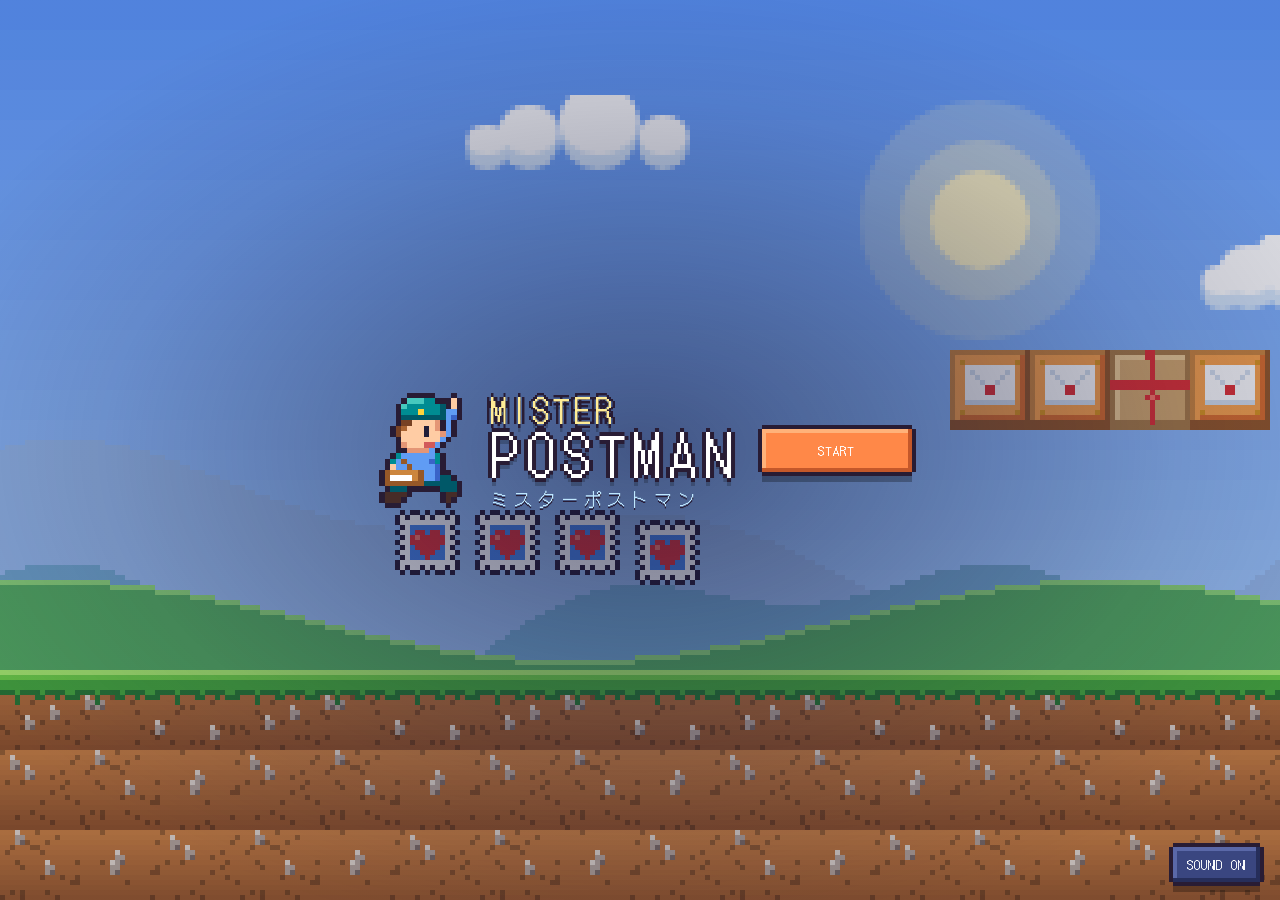
<file: game/index.html>
<!doctype html>
<html lang="ja">
<head>
<meta charset="utf-8">
<meta name="viewport" content="width=device-width, initial-scale=1, maximum-scale=1, user-scalable=no, viewport-fit=cover">
<meta name="apple-mobile-web-app-capable" content="yes">
<meta name="mobile-web-app-capable" content="yes">
<meta name="theme-color" content="#5c96fa">
<title>ミスターポストマン</title>
<link rel="manifest" href="manifest.webmanifest">
<link rel="apple-touch-icon" href="icons/icon-180.png">
<link rel="icon" href="icons/icon-192.png">
<meta name="apple-mobile-web-app-title" content="ポストマン">
<meta name="apple-mobile-web-app-status-bar-style" content="black-translucent">
<link rel="stylesheet" href="style.css">
</head>
<body>
<canvas id="game"></canvas>

<div id="hud">
  <div class="pill" id="hearts"><span class="heart"></span><span class="heart"></span><span class="heart"></span></div>
  <div class="pill"><canvas id="stamp-icon" width="13" height="13"></canvas><b id="stamps">× 0</b></div>
  <div class="pill"><small>のこり</small><b id="lives">× 3</b></div>
  <div class="pill" id="gems-pill"><canvas id="gem-icons" width="32" height="7"></canvas></div>
  <div class="pill" hidden><canvas id="item-icons" width="34" height="16"></canvas></div>
  <div class="spacer"></div>
  <div class="pill" id="time-pill"><small>TIME</small><b id="time">200</b></div>
  <div class="pill"><small>WORLD</small><b id="world-label">1-1</b></div>
  <button class="pill icon sound" id="btn-sound" aria-label="音を消す"><span class="spk"></span></button>
  <button class="pill icon" id="btn-pause" aria-label="一時停止"><i></i><i></i></button>
</div>

<div id="pad">
  <div class="btn arrow" id="btn-left" data-key="left">◀</div>
  <div class="btn arrow" id="btn-right" data-key="right">▶</div>
  <div class="btn dash" id="btn-dash" data-key="dash">DASH</div>
  <div class="btn jump" id="btn-jump" data-key="jump">JUMP</div>
  <div class="btn throw" id="btn-throw" data-key="throw" hidden>FIRE</div>
</div>

<div class="overlay" id="pause-menu" hidden>
  <div class="panel">
    <h2>PAUSE</h2>
    <button id="btn-resume">RESUME</button>
    <div class="row">
      <button id="btn-restart" class="sub">RETRY</button>
      <button id="btn-pause-map" class="sub">MAP</button>
    </div>
  </div>
</div>

<div class="overlay" id="clear-menu" hidden>
  <div class="panel">
    <div class="result"><canvas id="clear-stamp-icon" width="13" height="13"></canvas><b>×</b><b id="clear-stamps">0</b></div>
    <div class="row">
      <button id="btn-replay" class="sub">REPLAY</button>
      <button id="btn-next">NEXT</button>
    </div>
  </div>
</div>

<div class="overlay" id="over-menu" hidden>
  <div class="panel">
    <h2>GAME OVER</h2>
    <p>もういちど配達にちょうせんしよう！</p>
    <div class="row">
      <button id="btn-over-map" class="sub">MAP</button>
      <button id="btn-over">RETRY</button>
    </div>
  </div>
</div>

<!-- タイトル -->
<div class="scene" id="title-screen" hidden>
  <div class="title-wrap">
    <canvas id="title-hero" width="20" height="23"></canvas>
    <h1 class="logo"><span class="logo-en">MISTER</span><span class="logo-en big">POSTMAN</span><span class="logo-ja">ミスターポストマン</span></h1>
    <div class="title-buttons">
      <button id="btn-continue" hidden>CONTINUE</button>
      <button id="btn-start">START</button>
    </div>
  </div>
  <button id="btn-sound-title" class="sub sound-title">SOUND ON</button>
  <div class="overlay" id="confirm-new" hidden>
    <div class="panel">
      <p>セーブを消して、はじめからにする？</p>
      <div class="row">
        <button id="btn-new-no" class="sub">NO</button>
        <button id="btn-new-yes" class="danger">YES</button>
      </div>
    </div>
  </div>
</div>

<!-- ステージ選択 -->
<div class="scene" id="map-screen" hidden>
  <div class="map-top">
    <button id="btn-world-prev" class="sub wbtn" aria-label="前のワールド">◀</button>
    <div class="map-head"><small id="map-world">WORLD 1</small><b id="map-title">はじまりの草原島</b></div>
    <button id="btn-world-next" class="sub wbtn" aria-label="次のワールド">▶</button>
  </div>
  <div class="map-track">
    <div class="map-line"></div>
    <div class="map-nodes" id="map-nodes"></div>
    <canvas id="map-hero" width="20" height="23"></canvas>
  </div>
  <div class="map-foot">
    <button id="btn-title" class="sub">TITLE</button>
    <button id="btn-play">PLAY</button>
  </div>
</div>

<!-- 会話 -->
<div class="scene" id="dialog" hidden>
  <button id="btn-skip" class="skip">SKIP ▶▶</button>
  <div class="dialog-box" id="dialog-box">
    <canvas id="dialog-face" width="20" height="23"></canvas>
    <div class="dialog-body">
      <div class="dialog-name" id="dialog-name"></div>
      <div class="dialog-text" id="dialog-text"></div>
    </div>
    <div class="dialog-next" id="dialog-next">▼</div>
  </div>
</div>

<!-- エンドロール -->
<div class="scene" id="credits-screen" hidden>
  <button id="btn-credits-skip" class="skip">SKIP ▶▶</button>
  <div id="credit-name"></div>
</div>

<!-- さいごの文字 -->
<div class="scene" id="comeback-screen" hidden>
  <p class="comeback-text">Mr. Postman Is Coming Back</p>
</div>

<!-- 幕の終わり -->
<div class="scene" id="act-screen" hidden>
  <div class="act-wrap">
    <h1 id="act-title">第一幕　おわり</h1>
    <p id="act-sub">ACT 1</p>
    <button id="btn-act-next">NEXT</button>
  </div>
</div>

<div class="overlay" id="rotate">
  <div class="panel">
    <div class="phone"></div>
    <h2>スマホを横にしてね</h2>
  </div>
</div>

<script src="sprites.js"></script>
<script src="audio.js"></script>
<script src="main.js"></script>
<script>
  // 一度ひらけば、インターネットがなくても遊べるようにする（https のときだけ）
  if ('serviceWorker' in navigator && (location.protocol === 'https:' || location.hostname === 'localhost')) {
    window.addEventListener('load', () => navigator.serviceWorker.register('sw.js').catch(() => {}));
  }
</script>
</body>
</html>
</file>
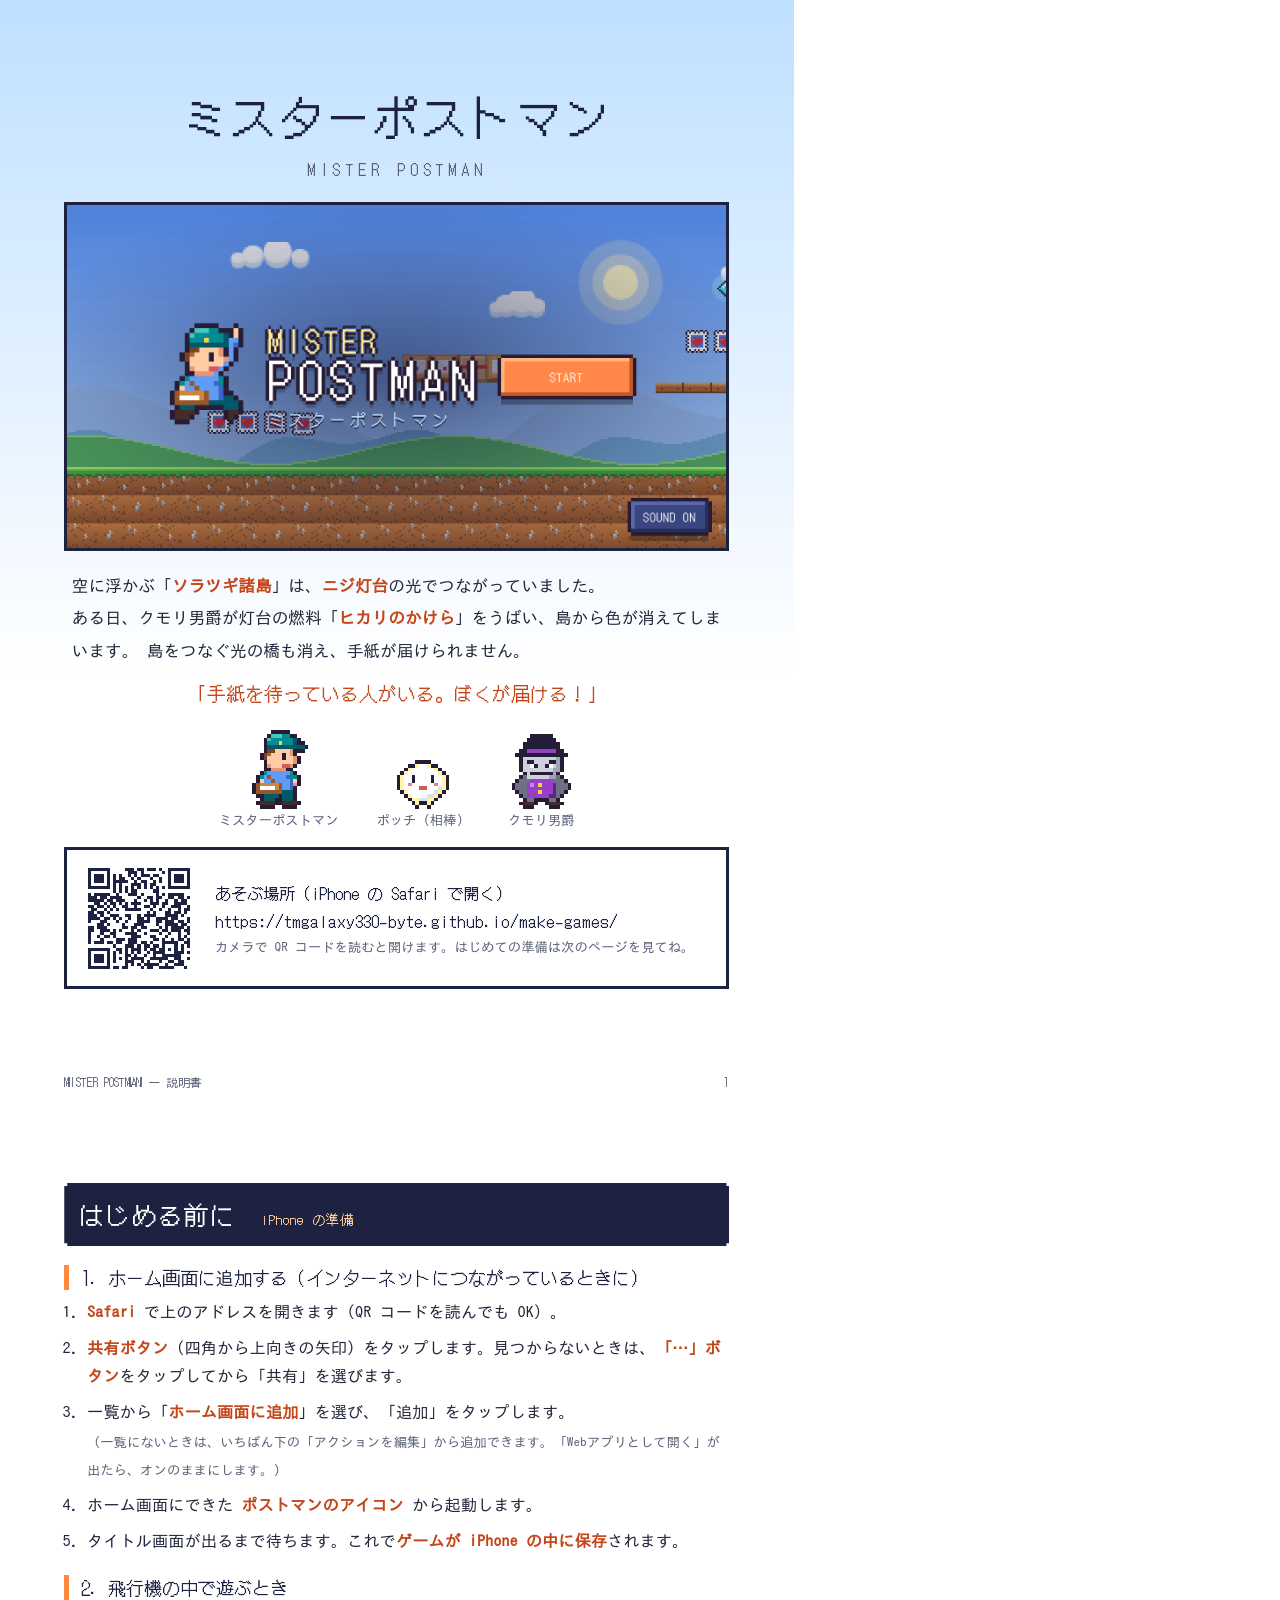
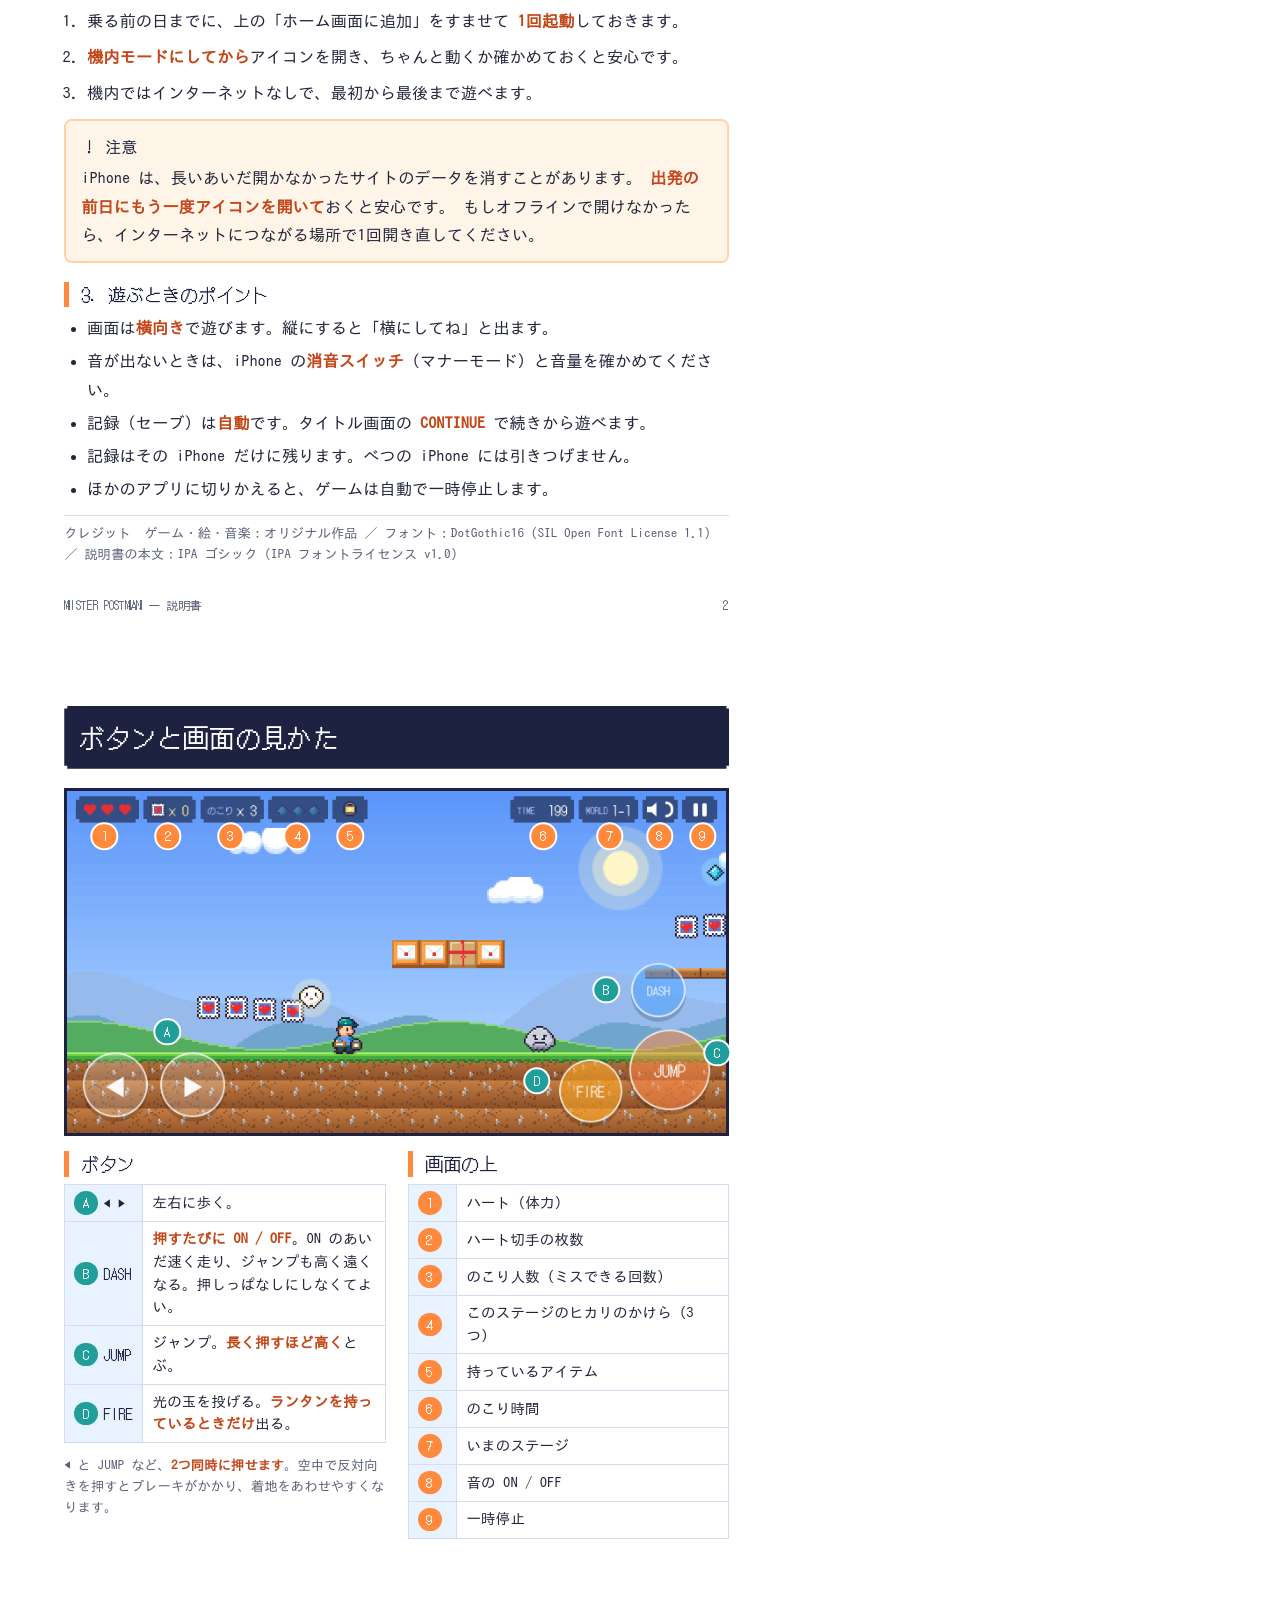
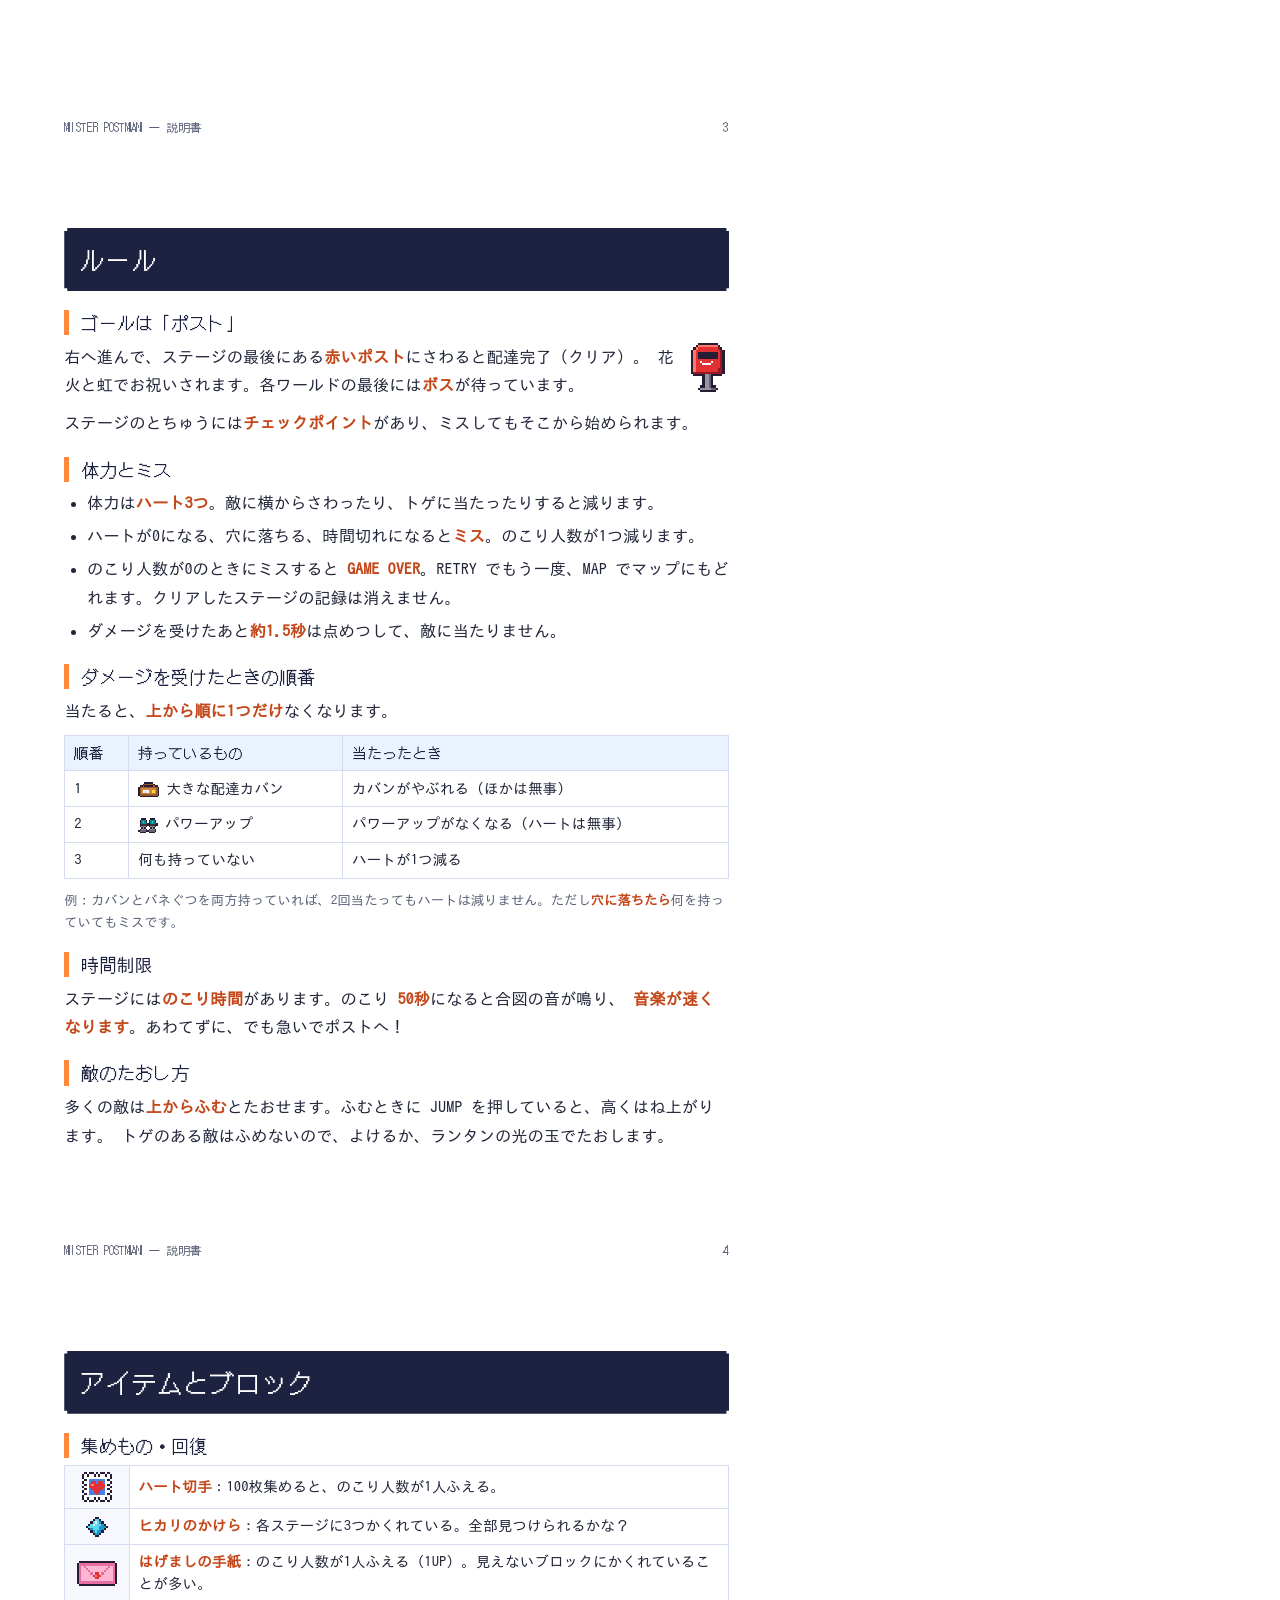
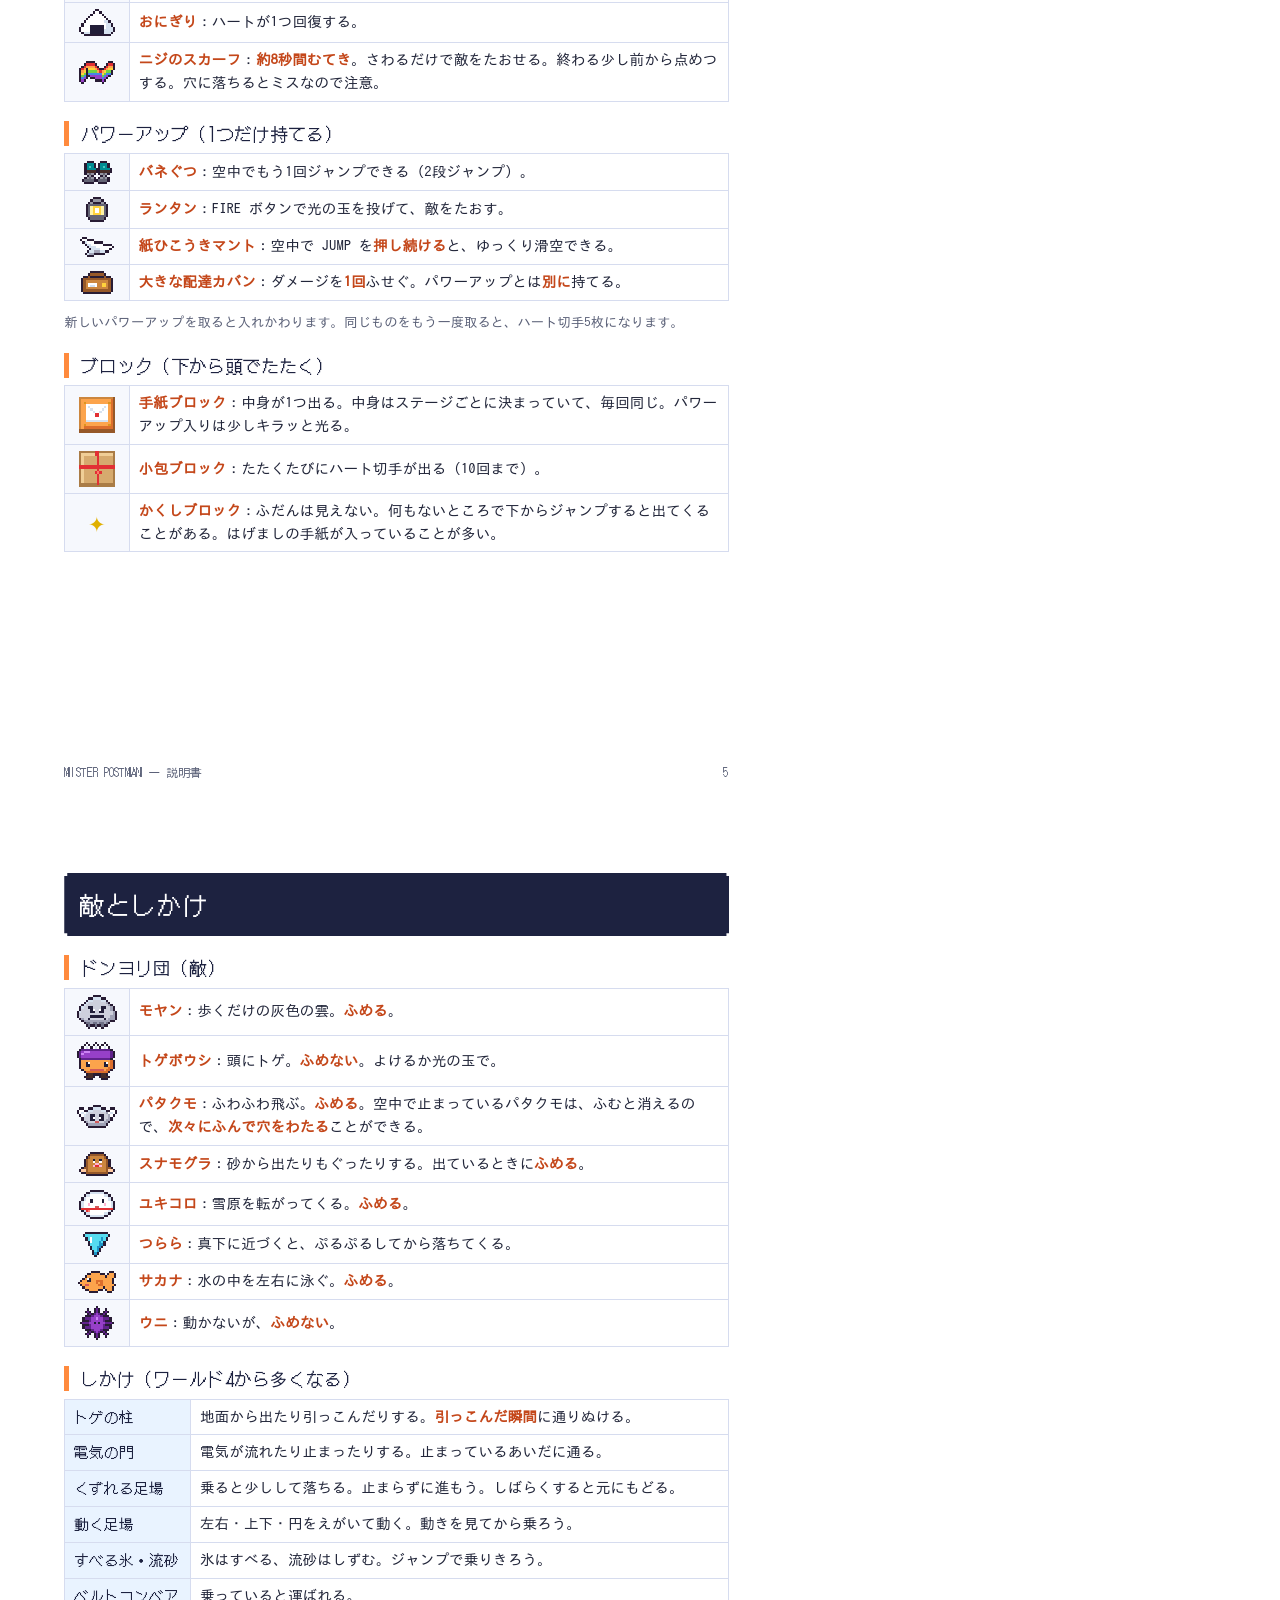
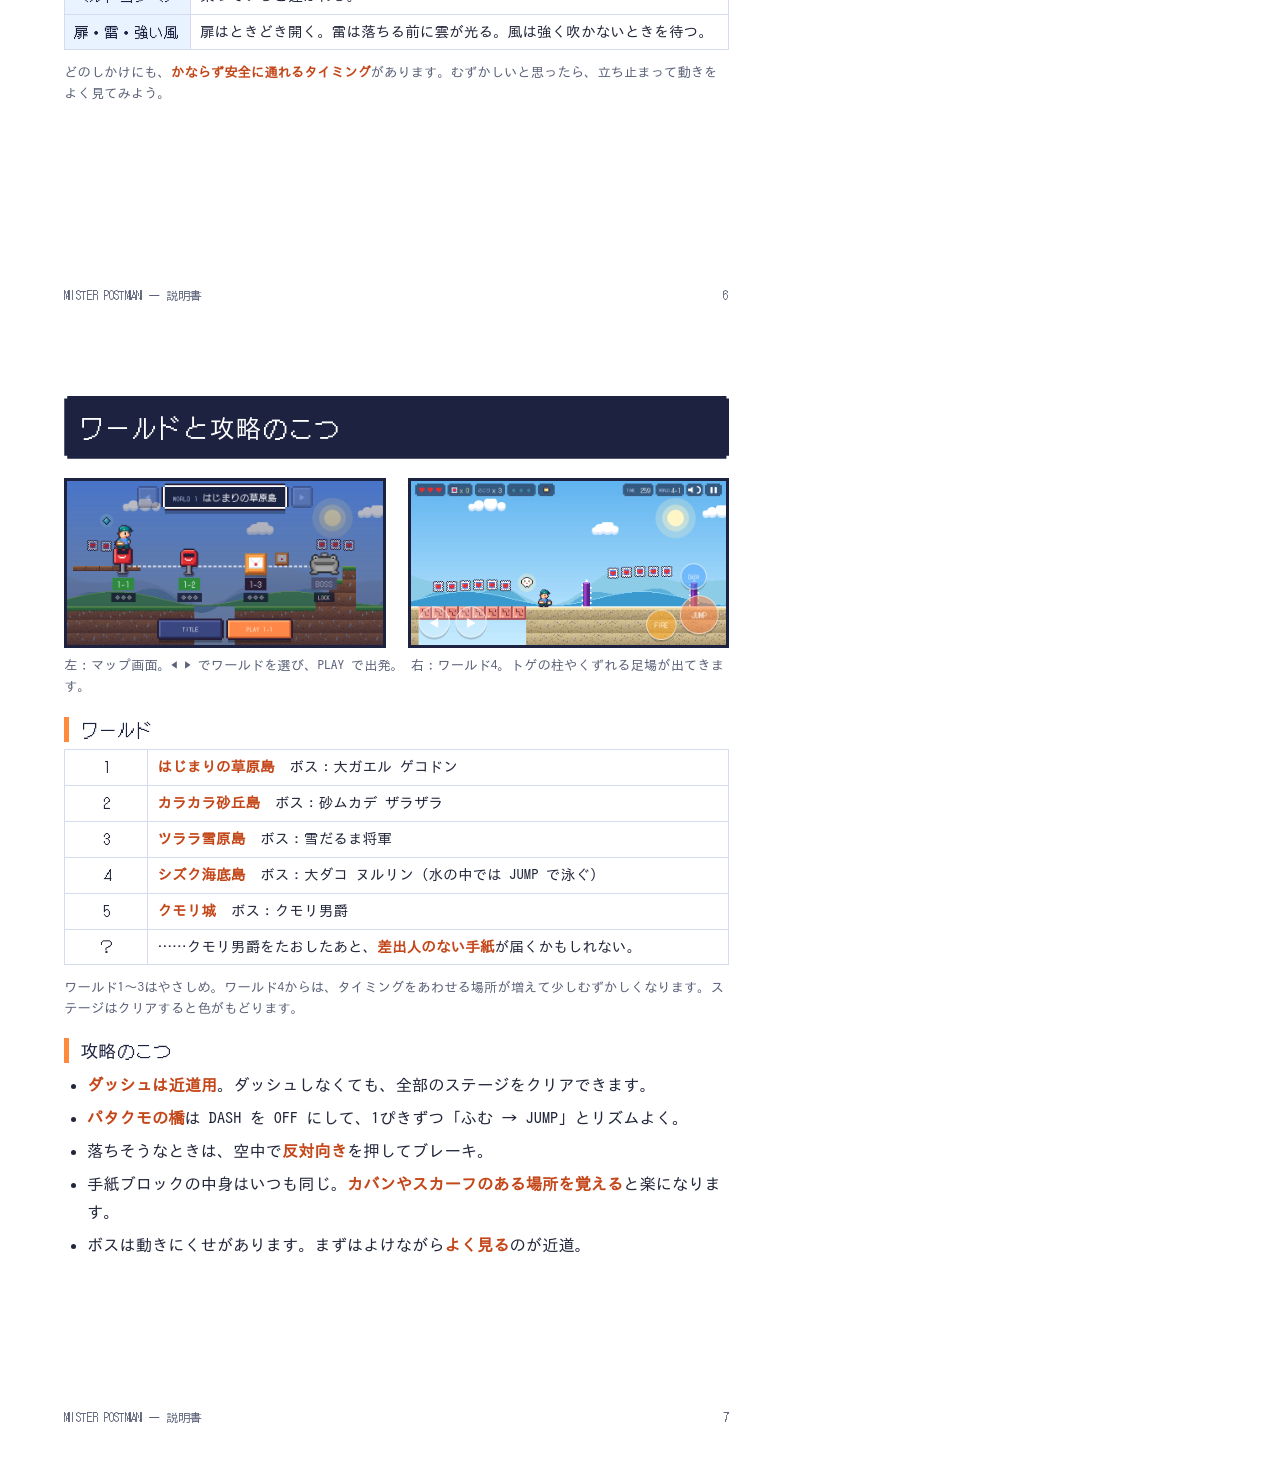
<file: docs/manual/manual.html>
<!doctype html>
<html lang="ja">
<head>
<meta charset="utf-8">
<title>ミスターポストマン 説明書</title>
<style>
  @font-face { font-family: "Dot"; src: url("../../game/fonts/DotGothic16-subset.woff2") format("woff2"); }
  @page { size: A4; margin: 0; }
  :root { --navy: #1d2240; --ink: #22263a; --sub: #5b6178; --orange: #ff8a3d; --teal: #1f9e9a; --sky: #e9f3ff; --line: #d6dcef; }
  * { box-sizing: border-box; }
  html, body { margin: 0; background: #fff; color: var(--ink); font-family: "IPAGothic", "IPAPGothic", sans-serif; font-size: 12.2pt; line-height: 1.75; }
  .page { width: 210mm; height: 297mm; padding: 16mm 17mm 14mm; position: relative; overflow: hidden; page-break-after: always; }
  .page:last-child { page-break-after: auto; }
  .foot { position: absolute; bottom: 8mm; left: 17mm; right: 17mm; display: flex; justify-content: space-between; font-family: "Dot", "IPAGothic"; font-size: 9pt; color: var(--sub); }
  h1, h2, h3, .dot { font-family: "Dot", "IPAGothic", sans-serif; font-weight: 400; }
  h2 { font-size: 19pt; margin: 0 0 5mm; padding: 2.5mm 4mm; background: var(--navy); color: #fff; letter-spacing: .04em;
       clip-path: polygon(0 3px,3px 3px,3px 0,calc(100% - 3px) 0,calc(100% - 3px) 3px,100% 3px,100% calc(100% - 3px),calc(100% - 3px) calc(100% - 3px),calc(100% - 3px) 100%,3px 100%,3px calc(100% - 3px),0 calc(100% - 3px)); }
  h2 small { font-size: 10pt; color: #ffcf9e; margin-left: 3mm; }
  h3 { font-size: 13.5pt; margin: 5mm 0 2mm; color: var(--navy); border-left: 5px solid var(--orange); padding-left: 3mm; line-height: 1.4; }
  p { margin: 0 0 2.5mm; }
  b, strong { color: #c4471a; font-weight: 700; }
  img.shot { width: 100%; display: block; border: 3px solid var(--navy); image-rendering: auto; }
  img.s { image-rendering: pixelated; vertical-align: middle; }
  table { width: 100%; border-collapse: collapse; margin: 1mm 0 3mm; font-size: 11pt; line-height: 1.55; }
  th, td { border: 1px solid var(--line); padding: 1.6mm 2.4mm; text-align: left; vertical-align: middle; }
  th { background: var(--sky); font-family: "Dot", "IPAGothic"; font-weight: 400; color: var(--navy); white-space: nowrap; }
  td.ic { width: 17mm; text-align: center; background: #f6f8fd; }
  ol, ul { margin: 0 0 3mm; padding-left: 6mm; }
  li { margin-bottom: 1.2mm; }
  .box { background: var(--sky); border: 2px solid var(--line); padding: 3mm 4mm; margin: 3mm 0; border-radius: 2mm; }
  .warn { background: #fff4e8; border-color: #ffd2a8; }
  .box .t { font-family: "Dot", "IPAGothic"; color: var(--navy); font-size: 12pt; display: block; margin-bottom: 1mm; }
  .num { display: inline-flex; align-items: center; justify-content: center; width: 6.2mm; height: 6.2mm; border-radius: 50%; background: var(--orange); color: #fff;
         font-family: "Dot", "IPAGothic"; font-size: 10pt; line-height: 1; margin-right: 1.5mm; vertical-align: 1px; }
  .num.b { background: var(--teal); }
  .annot { position: relative; }
  .annot .num { position: absolute; transform: translate(-50%, -50%); box-shadow: 0 0 0 2px #fff; margin: 0; }
  .two { display: grid; grid-template-columns: 1fr 1fr; gap: 6mm; }
  /* 表紙 */
  .cover { background: linear-gradient(#bfe0ff, #fff 60%); }
  .cover h1 { font-size: 34pt; text-align: center; margin: 4mm 0 0; color: var(--navy); letter-spacing: .06em; }
  .cover .en { text-align: center; font-family: "Dot"; color: var(--sub); letter-spacing: .3em; margin-bottom: 5mm; }
  .cover .story { font-size: 12.5pt; line-height: 1.95; margin: 5mm 2mm; }
  .cover .story .q { display: block; text-align: center; font-family: "Dot", "IPAGothic"; font-size: 14pt; color: #c4471a; margin-top: 2mm; }
  .cast { display: flex; justify-content: center; gap: 10mm; margin: 4mm 0; align-items: flex-end; }
  .cast div { text-align: center; font-size: 10pt; color: var(--sub); }
  .qrrow { display: flex; gap: 5mm; align-items: center; background: #fff; border: 3px solid var(--navy); padding: 3mm 4mm; }
  .qrrow img { width: 30mm; height: 30mm; image-rendering: pixelated; }
  .url { font-family: "Dot", monospace; font-size: 12.5pt; color: var(--navy); word-break: break-all; }
  .small { font-size: 10pt; color: var(--sub); line-height: 1.6; }
  .steps li { margin-bottom: 2mm; }
  .worlds td:first-child { width: 22mm; text-align: center; font-family: "Dot", "IPAGothic"; }
</style>
</head>
<body>

<!-- 1 表紙 -->
<section class="page cover">
  <h1>ミスターポストマン</h1>
  <div class="en">MISTER POSTMAN</div>
  <img class="shot" src="img/title.png" alt="タイトル画面">
  <div class="story">
    空に浮かぶ「<b>ソラツギ諸島</b>」は、<b>ニジ灯台</b>の光でつながっていました。<br>
    ある日、クモリ男爵が灯台の燃料「<b>ヒカリのかけら</b>」をうばい、島から色が消えてしまいます。
    島をつなぐ光の橋も消え、手紙が届けられません。
    <span class="q">「手紙を待っている人がいる。ぼくが届ける！」</span>
  </div>
  <div class="cast">
    <div><img class="s" data-s="STAND" data-z="5"><br>ミスターポストマン</div>
    <div><img class="s" data-s="POCCHI" data-z="5"><br>ポッチ（相棒）</div>
    <div><img class="s" data-s="BARON" data-z="5"><br>クモリ男爵</div>
  </div>
  <div class="qrrow">
    <img src="img/qr.png" alt="QRコード">
    <div>
      <div class="dot" style="color:var(--navy)">あそぶ場所（iPhone の Safari で開く）</div>
      <div class="url">https://tmgalaxy330-byte.github.io/make-games/</div>
      <div class="small">カメラで QR コードを読むと開けます。はじめての準備は次のページを見てね。</div>
    </div>
  </div>
  <div class="foot"><span>MISTER POSTMAN — 説明書</span><span>1</span></div>
</section>

<!-- 2 はじめる前に -->
<section class="page">
  <h2>はじめる前に <small>iPhone の準備</small></h2>
  <h3>1. ホーム画面に追加する（インターネットにつながっているときに）</h3>
  <ol class="steps">
    <li><b>Safari</b> で上のアドレスを開きます（QR コードを読んでも OK）。</li>
    <li><b>共有ボタン</b>（四角から上向きの矢印）をタップします。見つからないときは、<b>「…」ボタン</b>をタップしてから「共有」を選びます。</li>
    <li>一覧から「<b>ホーム画面に追加</b>」を選び、「追加」をタップします。<br><span class="small">（一覧にないときは、いちばん下の「アクションを編集」から追加できます。「Webアプリとして開く」が出たら、オンのままにします。）</span></li>
    <li>ホーム画面にできた <b>ポストマンのアイコン</b> から起動します。</li>
    <li>タイトル画面が出るまで待ちます。これで<b>ゲームが iPhone の中に保存</b>されます。</li>
  </ol>
  <h3>2. 飛行機の中で遊ぶとき</h3>
  <ol class="steps">
    <li>乗る前の日までに、上の「ホーム画面に追加」をすませて <b>1回起動</b>しておきます。</li>
    <li><b>機内モードにしてから</b>アイコンを開き、ちゃんと動くか確かめておくと安心です。</li>
    <li>機内ではインターネットなしで、最初から最後まで遊べます。</li>
  </ol>
  <div class="box warn"><span class="t">！ 注意</span>
    iPhone は、長いあいだ開かなかったサイトのデータを消すことがあります。
    <b>出発の前日にもう一度アイコンを開いて</b>おくと安心です。
    もしオフラインで開けなかったら、インターネットにつながる場所で1回開き直してください。
  </div>
  <h3>3. 遊ぶときのポイント</h3>
  <ul>
    <li>画面は<b>横向き</b>で遊びます。縦にすると「横にしてね」と出ます。</li>
    <li>音が出ないときは、iPhone の<b>消音スイッチ</b>（マナーモード）と音量を確かめてください。</li>
    <li>記録（セーブ）は<b>自動</b>です。タイトル画面の <b>CONTINUE</b> で続きから遊べます。</li>
    <li>記録はその iPhone だけに残ります。べつの iPhone には引きつげません。</li>
    <li>ほかのアプリに切りかえると、ゲームは自動で一時停止します。</li>
  </ul>
  <p class="small" style="border-top:1px solid var(--line);padding-top:2mm;margin-top:3mm">クレジット　ゲーム・絵・音楽：オリジナル作品 ／ フォント：DotGothic16（SIL Open Font License 1.1）／ 説明書の本文：IPA ゴシック（IPA フォントライセンス v1.0）</p>
  <div class="foot"><span>MISTER POSTMAN — 説明書</span><span>2</span></div>
</section>

<!-- 3 ボタンと画面 -->
<section class="page">
  <h2>ボタンと画面の見かた</h2>
  <div class="annot">
    <img class="shot" src="img/play.png" alt="ゲーム画面">
    <span class="num" style="left:6%;top:14%">1</span>
    <span class="num" style="left:15.6%;top:14%">2</span>
    <span class="num" style="left:25%;top:14%">3</span>
    <span class="num" style="left:35%;top:14%">4</span>
    <span class="num" style="left:43%;top:14%">5</span>
    <span class="num" style="left:72%;top:14%">6</span>
    <span class="num" style="left:82%;top:14%">7</span>
    <span class="num" style="left:89.5%;top:14%">8</span>
    <span class="num" style="left:96%;top:14%">9</span>
    <span class="num b" style="left:15.5%;top:70%">A</span>
    <span class="num b" style="left:81.5%;top:58%">B</span>
    <span class="num b" style="left:98.2%;top:76%">C</span>
    <span class="num b" style="left:71%;top:84%">D</span>
  </div>
  <div class="two" style="margin-top:4mm">
    <div>
      <h3 style="margin-top:0">ボタン</h3>
      <table>
        <tr><th><span class="num b">A</span>◀ ▶</th><td>左右に歩く。</td></tr>
        <tr><th><span class="num b">B</span>DASH</th><td><b>押すたびに ON / OFF</b>。ON のあいだ速く走り、ジャンプも高く遠くなる。押しっぱなしにしなくてよい。</td></tr>
        <tr><th><span class="num b">C</span>JUMP</th><td>ジャンプ。<b>長く押すほど高く</b>とぶ。</td></tr>
        <tr><th><span class="num b">D</span>FIRE</th><td>光の玉を投げる。<b>ランタンを持っているときだけ</b>出る。</td></tr>
      </table>
      <p class="small">◀ と JUMP など、<b>2つ同時に押せます</b>。空中で反対向きを押すとブレーキがかかり、着地をあわせやすくなります。</p>
    </div>
    <div>
      <h3 style="margin-top:0">画面の上</h3>
      <table>
        <tr><th><span class="num">1</span></th><td>ハート（体力）</td></tr>
        <tr><th><span class="num">2</span></th><td>ハート切手の枚数</td></tr>
        <tr><th><span class="num">3</span></th><td>のこり人数（ミスできる回数）</td></tr>
        <tr><th><span class="num">4</span></th><td>このステージのヒカリのかけら（3つ）</td></tr>
        <tr><th><span class="num">5</span></th><td>持っているアイテム</td></tr>
        <tr><th><span class="num">6</span></th><td>のこり時間</td></tr>
        <tr><th><span class="num">7</span></th><td>いまのステージ</td></tr>
        <tr><th><span class="num">8</span></th><td>音の ON / OFF</td></tr>
        <tr><th><span class="num">9</span></th><td>一時停止</td></tr>
      </table>
    </div>
  </div>
  <div class="foot"><span>MISTER POSTMAN — 説明書</span><span>3</span></div>
</section>

<!-- 4 ルール -->
<section class="page">
  <h2>ルール</h2>
  <h3>ゴールは「ポスト」</h3>
  <p><img class="s" data-s="POST" data-z="3" style="float:right;margin:0 0 2mm 4mm">右へ進んで、ステージの最後にある<b>赤いポスト</b>にさわると配達完了（クリア）。
  花火と虹でお祝いされます。各ワールドの最後には<b>ボス</b>が待っています。</p>
  <p>ステージのとちゅうには<b>チェックポイント</b>があり、ミスしてもそこから始められます。</p>
  <h3>体力とミス</h3>
  <ul>
    <li>体力は<b>ハート3つ</b>。敵に横からさわったり、トゲに当たったりすると減ります。</li>
    <li>ハートが0になる、穴に落ちる、時間切れになると<b>ミス</b>。のこり人数が1つ減ります。</li>
    <li>のこり人数が0のときにミスすると <b>GAME OVER</b>。RETRY でもう一度、MAP でマップにもどれます。クリアしたステージの記録は消えません。</li>
    <li>ダメージを受けたあと<b>約1.5秒</b>は点めつして、敵に当たりません。</li>
  </ul>
  <h3>ダメージを受けたときの順番</h3>
  <p>当たると、<b>上から順に1つだけ</b>なくなります。</p>
  <table>
    <tr><th>順番</th><th>持っているもの</th><th>当たったとき</th></tr>
    <tr><td>1</td><td><img class="s" data-s="BIGBAG" data-z="2"> 大きな配達カバン</td><td>カバンがやぶれる（ほかは無事）</td></tr>
    <tr><td>2</td><td><img class="s" data-s="BOOTS" data-z="2"> パワーアップ</td><td>パワーアップがなくなる（ハートは無事）</td></tr>
    <tr><td>3</td><td>何も持っていない</td><td>ハートが1つ減る</td></tr>
  </table>
  <p class="small">例：カバンとバネぐつを両方持っていれば、2回当たってもハートは減りません。ただし<b>穴に落ちたら</b>何を持っていてもミスです。</p>
  <h3>時間制限</h3>
  <p>ステージには<b>のこり時間</b>があります。のこり <b>50秒</b>になると合図の音が鳴り、
  <b>音楽が速くなります</b>。あわてずに、でも急いでポストへ！</p>
  <h3>敵のたおし方</h3>
  <p>多くの敵は<b>上からふむ</b>とたおせます。ふむときに JUMP を押していると、高くはね上がります。
  トゲのある敵はふめないので、よけるか、ランタンの光の玉でたおします。</p>
  <div class="foot"><span>MISTER POSTMAN — 説明書</span><span>4</span></div>
</section>

<!-- 5 アイテムとブロック -->
<section class="page">
  <h2>アイテムとブロック</h2>
  <h3>集めもの・回復</h3>
  <table>
    <tr><td class="ic"><img class="s" data-s="STAMP" data-z="3"></td><td><b>ハート切手</b>：100枚集めると、のこり人数が1人ふえる。</td></tr>
    <tr><td class="ic"><img class="s" data-s="GEM" data-z="3"></td><td><b>ヒカリのかけら</b>：各ステージに3つかくれている。全部見つけられるかな？</td></tr>
    <tr><td class="ic"><img class="s" data-s="LETTER_1UP" data-z="3"></td><td><b>はげましの手紙</b>：のこり人数が1人ふえる（1UP）。見えないブロックにかくれていることが多い。</td></tr>
    <tr><td class="ic"><img class="s" data-s="ONIGIRI" data-z="3"></td><td><b>おにぎり</b>：ハートが1つ回復する。</td></tr>
    <tr><td class="ic"><img class="s" data-s="SCARF" data-z="3"></td><td><b>ニジのスカーフ</b>：<b>約8秒間むてき</b>。さわるだけで敵をたおせる。終わる少し前から点めつする。穴に落ちるとミスなので注意。</td></tr>
  </table>
  <h3>パワーアップ（1つだけ持てる）</h3>
  <table>
    <tr><td class="ic"><img class="s" data-s="BOOTS" data-z="3"></td><td><b>バネぐつ</b>：空中でもう1回ジャンプできる（2段ジャンプ）。</td></tr>
    <tr><td class="ic"><img class="s" data-s="LANTERN" data-z="3"></td><td><b>ランタン</b>：FIRE ボタンで光の玉を投げて、敵をたおす。</td></tr>
    <tr><td class="ic"><img class="s" data-s="PLANE" data-z="3"></td><td><b>紙ひこうきマント</b>：空中で JUMP を<b>押し続ける</b>と、ゆっくり滑空できる。</td></tr>
    <tr><td class="ic"><img class="s" data-s="BIGBAG" data-z="3"></td><td><b>大きな配達カバン</b>：ダメージを<b>1回</b>ふせぐ。パワーアップとは<b>別に</b>持てる。</td></tr>
  </table>
  <p class="small">新しいパワーアップを取ると入れかわります。同じものをもう一度取ると、ハート切手5枚になります。</p>
  <h3>ブロック（下から頭でたたく）</h3>
  <table>
    <tr><td class="ic"><img class="s" data-s="LETTERBLK" data-z="3"></td><td><b>手紙ブロック</b>：中身が1つ出る。中身はステージごとに決まっていて、毎回同じ。パワーアップ入りは少しキラッと光る。</td></tr>
    <tr><td class="ic"><img class="s" data-s="PARCEL" data-z="3"></td><td><b>小包ブロック</b>：たたくたびにハート切手が出る（10回まで）。</td></tr>
    <tr><td class="ic dot" style="font-size:16pt;color:#e0b000">✦</td><td><b>かくしブロック</b>：ふだんは見えない。何もないところで下からジャンプすると出てくることがある。はげましの手紙が入っていることが多い。</td></tr>
  </table>
  <div class="foot"><span>MISTER POSTMAN — 説明書</span><span>5</span></div>
</section>

<!-- 6 敵としかけ -->
<section class="page">
  <h2>敵としかけ</h2>
  <h3>ドンヨリ団（敵）</h3>
  <table>
    <tr><td class="ic"><img class="s" data-s="MOYAN" data-z="3"></td><td><b>モヤン</b>：歩くだけの灰色の雲。<b>ふめる</b>。</td></tr>
    <tr><td class="ic"><img class="s" data-s="TOGE" data-z="3"></td><td><b>トゲボウシ</b>：頭にトゲ。<b>ふめない</b>。よけるか光の玉で。</td></tr>
    <tr><td class="ic"><img class="s" data-s="PATA" data-z="3"></td><td><b>パタクモ</b>：ふわふわ飛ぶ。<b>ふめる</b>。空中で止まっているパタクモは、ふむと消えるので、<b>次々にふんで穴をわたる</b>ことができる。</td></tr>
    <tr><td class="ic"><img class="s" data-s="MOGU" data-z="3"></td><td><b>スナモグラ</b>：砂から出たりもぐったりする。出ているときに<b>ふめる</b>。</td></tr>
    <tr><td class="ic"><img class="s" data-s="YUKI" data-z="3"></td><td><b>ユキコロ</b>：雪原を転がってくる。<b>ふめる</b>。</td></tr>
    <tr><td class="ic"><img class="s" data-s="TSURARA" data-z="3"></td><td><b>つらら</b>：真下に近づくと、ぷるぷるしてから落ちてくる。</td></tr>
    <tr><td class="ic"><img class="s" data-s="SAKANA" data-z="3"></td><td><b>サカナ</b>：水の中を左右に泳ぐ。<b>ふめる</b>。</td></tr>
    <tr><td class="ic"><img class="s" data-s="UNI" data-z="3"></td><td><b>ウニ</b>：動かないが、<b>ふめない</b>。</td></tr>
  </table>
  <h3>しかけ（ワールド4から多くなる）</h3>
  <table>
    <tr><th>トゲの柱</th><td>地面から出たり引っこんだりする。<b>引っこんだ瞬間</b>に通りぬける。</td></tr>
    <tr><th>電気の門</th><td>電気が流れたり止まったりする。止まっているあいだに通る。</td></tr>
    <tr><th>くずれる足場</th><td>乗ると少しして落ちる。止まらずに進もう。しばらくすると元にもどる。</td></tr>
    <tr><th>動く足場</th><td>左右・上下・円をえがいて動く。動きを見てから乗ろう。</td></tr>
    <tr><th>すべる氷・流砂</th><td>氷はすべる、流砂はしずむ。ジャンプで乗りきろう。</td></tr>
    <tr><th>ベルトコンベア</th><td>乗っていると運ばれる。</td></tr>
    <tr><th>扉・雷・強い風</th><td>扉はときどき開く。雷は落ちる前に雲が光る。風は強く吹かないときを待つ。</td></tr>
  </table>
  <p class="small">どのしかけにも、<b>かならず安全に通れるタイミング</b>があります。むずかしいと思ったら、立ち止まって動きをよく見てみよう。</p>
  <div class="foot"><span>MISTER POSTMAN — 説明書</span><span>6</span></div>
</section>

<!-- 7 ワールドとこつ -->
<section class="page">
  <h2>ワールドと攻略のこつ</h2>
  <div class="two">
    <img class="shot" src="img/map.png" alt="マップ画面">
    <img class="shot" src="img/play4.png" alt="ワールド4の画面">
  </div>
  <p class="small" style="margin-top:2mm">左：マップ画面。◀ ▶ でワールドを選び、PLAY で出発。 右：ワールド4。トゲの柱やくずれる足場が出てきます。</p>
  <h3>ワールド</h3>
  <table class="worlds">
    <tr><td>1</td><td><b>はじまりの草原島</b>　ボス：大ガエル ゲコドン</td></tr>
    <tr><td>2</td><td><b>カラカラ砂丘島</b>　ボス：砂ムカデ ザラザラ</td></tr>
    <tr><td>3</td><td><b>ツララ雪原島</b>　ボス：雪だるま将軍</td></tr>
    <tr><td>4</td><td><b>シズク海底島</b>　ボス：大ダコ ヌルリン（水の中では JUMP で泳ぐ）</td></tr>
    <tr><td>5</td><td><b>クモリ城</b>　ボス：クモリ男爵</td></tr>
    <tr><td>？</td><td>……クモリ男爵をたおしたあと、<b>差出人のない手紙</b>が届くかもしれない。</td></tr>
  </table>
  <p class="small">ワールド1〜3はやさしめ。ワールド4からは、タイミングをあわせる場所が増えて少しむずかしくなります。ステージはクリアすると色がもどります。</p>
  <h3>攻略のこつ</h3>
  <ul>
    <li><b>ダッシュは近道用</b>。ダッシュしなくても、全部のステージをクリアできます。</li>
    <li><b>パタクモの橋</b>は DASH を OFF にして、1ぴきずつ「ふむ → JUMP」とリズムよく。</li>
    <li>落ちそうなときは、空中で<b>反対向き</b>を押してブレーキ。</li>
    <li>手紙ブロックの中身はいつも同じ。<b>カバンやスカーフのある場所を覚える</b>と楽になります。</li>
    <li>ボスは動きにくせがあります。まずはよけながら<b>よく見る</b>のが近道。</li>
  </ul>
  <div class="foot"><span>MISTER POSTMAN — 説明書</span><span>7</span></div>
</section>

<script src="../../game/sprites.js"></script>
<script>
  // ゲーム本体のドット絵データから、説明書用の絵を作る（にじまないように拡大）
  document.querySelectorAll('img.s').forEach(img => {
    const src = window.SPR[img.dataset.s];
    if (!src) { img.alt = '?'; return; }
    const z = Number(img.dataset.z || 3);
    const c = document.createElement('canvas');
    c.width = src.width * z; c.height = src.height * z;
    const g = c.getContext('2d'); g.imageSmoothingEnabled = false;
    g.drawImage(src, 0, 0, c.width, c.height);
    img.src = c.toDataURL();
    img.style.width = (src.width * z * 0.75) + 'px';
  });
  window.MANUAL_READY = true;
</script>
</body>
</html>
</file>
<file: game/style.css>
/* ドット文字（DotGothic16・SIL Open Font License。ゲームで使う文字だけに軽くしたもの。fonts/OFL.txt） */
@font-face {
  font-family: "DotGothic16";
  src: url("fonts/DotGothic16-subset.woff2") format("woff2");
  font-display: swap;
}
:root {
  --pill: rgba(20, 24, 48, .58);
  --ink: #fff;
  --sub: #bcd0ff;
  --safe-l: env(safe-area-inset-left, 0px);
  --safe-r: env(safe-area-inset-right, 0px);
  --safe-b: env(safe-area-inset-bottom, 0px);
}
* { box-sizing: border-box; -webkit-tap-highlight-color: transparent; }
html, body {
  margin: 0; height: 100%; overflow: hidden; background: #5c96fa;
  touch-action: none; user-select: none; -webkit-user-select: none; -webkit-touch-callout: none;
  font-family: "Hiragino Sans", "Hiragino Kaku Gothic ProN", "Noto Sans JP", "Yu Gothic", system-ui, sans-serif;
  color: var(--ink);
}
#game {
  position: fixed; left: 0; top: 0;
  image-rendering: pixelated; image-rendering: crisp-edges;
}

/* ---------- HUD ---------- */
#hud {
  position: fixed; left: calc(10px + var(--safe-l)); right: calc(10px + var(--safe-r)); top: 8px;
  display: flex; gap: 8px; align-items: center; pointer-events: none;
}
#hud .spacer { flex: 1; }
.pill {
  display: flex; align-items: center; gap: 6px; height: 34px; padding: 0 14px;
  background: var(--pill); border-radius: 17px; font-size: 18px; border: 0; color: var(--ink);
  backdrop-filter: blur(2px);
}
.pill small { font-size: 11px; color: var(--sub); font-weight: 700; letter-spacing: .04em; }
.pill b { font-weight: 800; }
#stamps { color: #ffec96; }
#stamp-icon { width: 20px; height: 20px; image-rendering: pixelated; }
.heart {
  width: 18px; height: 16px; display: inline-block;
  background: #e23034;
  clip-path: path("M9 16 L1.5 8.5 A4.4 4.4 0 0 1 9 3 A4.4 4.4 0 0 1 16.5 8.5 Z");
}
.heart.empty { background: rgba(255,255,255,.25); }
.pill.icon { pointer-events: auto; width: 48px; justify-content: center; gap: 5px; padding: 0; cursor: pointer; }
.pill.icon i { width: 5px; height: 15px; background: #fff; border-radius: 2px; display: block; }

/* ---------- touch pad ---------- */
#pad { position: fixed; inset: 0; pointer-events: none; }
.btn {
  position: absolute; border-radius: 50%;
  display: flex; align-items: center; justify-content: center;
  color: rgba(255,255,255,.95); font-weight: 800;
  border: 2.5px solid rgba(255,255,255,.75);
  box-shadow: 0 5px 0 rgba(0,0,0,.18);
  transition: transform .05s, background .05s;
}
.btn.on { transform: translateY(3px) scale(.96); box-shadow: 0 2px 0 rgba(0,0,0,.18); }
.arrow { width: 74px; height: 74px; bottom: calc(18px + var(--safe-b)); background: rgba(255,255,255,.2); font-size: 26px; }
.arrow.on { background: rgba(255,255,255,.45); }
#btn-left  { left: calc(18px + var(--safe-l)); }
#btn-right { left: calc(106px + var(--safe-l)); }
.jump { width: 92px; height: 92px; right: calc(18px + var(--safe-r)); bottom: calc(26px + var(--safe-b)); background: rgba(255,136,72,.55); font-size: 18px; }
.jump.on { background: rgba(255,136,72,.85); }
.dash { width: 62px; height: 62px; right: calc(46px + var(--safe-r)); bottom: calc(132px + var(--safe-b)); background: rgba(70,160,255,.5); font-size: 13px; }
.dash.on { transform: translateY(3px) scale(.96); }
.dash.active {
  background: rgba(40,150,255,.92); border-color: #fff; font-size: 11px; line-height: 1.1; text-align: center;
  box-shadow: 0 5px 0 rgba(0,0,0,.18), 0 0 0 4px rgba(120,200,255,.55), 0 0 18px rgba(120,200,255,.9);
}

.throw { width: 72px; height: 72px; right: calc(118px + var(--safe-r)); bottom: calc(12px + var(--safe-b)); background: rgba(255,170,40,.6); font-size: 16px; }
.throw.on { background: rgba(255,214,60,.9); }
#item-icons { height: 24px; image-rendering: pixelated; }
.pill[hidden], .btn[hidden] { display: none; }

/* ゴール演出中はボタンと表示を消す */
#pad, #hud { transition: opacity .3s; }
body.cutscene #pad, body.cutscene #hud, body.menu #pad, body.menu #hud { opacity: 0; pointer-events: none; }

/* ---------- overlays ---------- */
.result { display: flex; align-items: center; justify-content: center; gap: 8px; font-size: 30px; margin-bottom: 8px; color: #ffec96; }
.result canvas { width: 39px; height: 39px; image-rendering: pixelated; }
.overlay {
  position: fixed; inset: 0; display: flex; align-items: center; justify-content: center;
  background: rgba(16, 20, 40, .55);
}
.overlay[hidden] { display: none; }
.panel {
  background: #1c2244; border-radius: 22px; padding: 22px 34px; text-align: center;
  box-shadow: 0 10px 0 rgba(0,0,0,.25); min-width: 240px;
}
.panel h2 { margin: 0 0 14px; font-size: 24px; }
.panel p { margin: 0 0 16px; color: var(--sub); }
.panel p b { color: #ffec96; font-size: 22px; }
.panel button {
  display: block; width: 100%; margin: 8px 0 0; padding: 12px; border: 0; border-radius: 14px;
  background: #ff8848; color: #fff; font-size: 18px; font-weight: 800; font-family: inherit;
  box-shadow: 0 4px 0 #c4582a; cursor: pointer;
}
.panel button.sub { background: #3a4680; box-shadow: 0 4px 0 #262e5a; }
.panel .row { display: flex; gap: 10px; }
.panel .row button { flex: 1; }
.panel button.danger { background: #e2484c; box-shadow: 0 4px 0 #9c2a30; }

/* ---------- 共通：シーン（タイトル・マップ・会話） ---------- */
:root { --pixel: "DotGothic16", "Hiragino Sans", "Noto Sans JP", system-ui, sans-serif; }
.scene { position: fixed; inset: 0; z-index: 5; }
.scene[hidden] { display: none; }
.scene button {
  border: 0; border-radius: 16px; padding: 12px 26px; min-width: 150px;
  font: 800 18px/1 inherit; font-family: inherit; letter-spacing: .06em; color: #fff;
  background: #ff8848; box-shadow: 0 5px 0 #c4582a; cursor: pointer;
}
.scene button.sub { background: #3a4680; box-shadow: 0 5px 0 #262e5a; }
.scene button:active { transform: translateY(3px); box-shadow: 0 2px 0 rgba(0,0,0,.3); }
.scene button:disabled { background: #6a7090; box-shadow: 0 5px 0 #4a5070; color: #c8cce0; }
.scene button:focus-visible, .panel button:focus-visible, .node:focus-visible { outline: 3px solid #ffec96; outline-offset: 3px; }

/* タイトル */
#title-screen { display: flex; align-items: center; justify-content: center;
  background: radial-gradient(ellipse 60% 55% at 50% 50%, rgba(20,24,60,.62), rgba(20,24,60,.25) 70%, rgba(20,24,60,.15)); }
#title-screen[hidden] { display: none; }
.title-wrap { display: flex; align-items: center; gap: 22px; padding: 0 max(16px, env(safe-area-inset-left, 0px)); }
#title-hero { width: 100px; height: 115px; image-rendering: pixelated; animation: hop 1.2s ease-in-out infinite; }
@keyframes hop { 0%, 100% { transform: translateY(0); } 50% { transform: translateY(-10px); } }
.logo { margin: 0; display: flex; flex-direction: column; line-height: .95; font-family: var(--pixel); font-weight: 400;
  color: #fff; text-shadow: 0 4px 0 #281c34, 4px 0 0 #281c34, -4px 0 0 #281c34, 0 -4px 0 #281c34, 0 8px 0 rgba(0,0,0,.2); }
.logo-en { font-size: 34px; letter-spacing: .12em; color: #ffec96; }
.logo-en.big { font-size: 56px; color: #fff; }
.logo-ja { font-size: 18px; margin-top: 12px; letter-spacing: .3em; color: #bfe8ff; text-shadow: 0 2px 0 #281c34; }
.title-buttons { display: flex; flex-direction: column; gap: 14px; }
.scene button { font-family: var(--pixel); font-weight: 400; }

/* マップ */
#map-screen { display: grid; grid-template-rows: auto 1fr auto; align-items: center; justify-items: center;
  padding: calc(14px + env(safe-area-inset-top, 0px)) max(16px, env(safe-area-inset-right, 0px)) calc(16px + env(safe-area-inset-bottom, 0px)) max(16px, env(safe-area-inset-left, 0px));
  background: linear-gradient(180deg, rgba(20,24,60,.25), rgba(20,24,60,.55)); }
#map-screen[hidden] { display: none; }
.map-head { display: flex; align-items: baseline; gap: 12px; padding: 8px 20px; border-radius: 18px; background: var(--pill); font-family: var(--pixel); }
.map-head small { color: var(--sub); font-size: 14px; letter-spacing: .1em; }
.map-head b { font-size: 22px; font-weight: 400; }
.map-track { position: relative; width: min(640px, 100%); padding-top: 70px; }
.map-line { position: absolute; left: 12%; right: 12%; top: calc(70px + 36px); border-top: 6px dashed rgba(255,255,255,.7); }
.map-nodes { position: relative; display: flex; justify-content: space-around; }
.scene button.node { background: none; box-shadow: none; padding: 0; min-width: 0; border-radius: 0; }
.scene button.node:active { transform: none; }
.node {
  display: flex; flex-direction: column; align-items: center; gap: 6px; background: none; border: 0; padding: 0;
  color: #fff; font-family: var(--pixel); cursor: pointer; min-width: 0;
}
.node .dot {
  width: 72px; height: 72px; border-radius: 50%; display: grid; place-items: center;
  background: #ff8848; border: 4px solid #fff; box-shadow: 0 5px 0 rgba(0,0,0,.25);
  font-size: 20px; letter-spacing: .04em;
}
.node.cleared .dot { background: #46b45a; }
.node.locked .dot, .node.soon .dot { background: #6a7090; color: #c8cce0; border-color: #a8aec8; }
.node.boss .dot { background: #8a3cc8; }
.node.boss.locked .dot { background: #5a4a78; }
.node.sel .dot { transform: scale(1.12); box-shadow: 0 5px 0 rgba(0,0,0,.25), 0 0 0 5px rgba(255,236,150,.8); }
.node .info { font-size: 13px; padding: 3px 10px; border-radius: 10px; background: var(--pill); white-space: nowrap; }
.node .info.gold { color: #ffec96; }
#map-hero { position: absolute; top: 0; width: 52px; height: 60px; image-rendering: pixelated; transition: left .7s ease-in-out; pointer-events: none; }
.map-foot { display: flex; gap: 14px; }

/* 会話 */
#dialog { background: transparent; }
.skip { position: absolute; top: calc(10px + env(safe-area-inset-top, 0px)); right: max(16px, env(safe-area-inset-right, 0px));
  min-width: 0 !important; padding: 8px 16px !important; font-size: 14px !important; background: rgba(20,24,48,.7) !important; box-shadow: none !important; }
.dialog-box {
  position: absolute; left: max(16px, env(safe-area-inset-left, 0px)); right: max(16px, env(safe-area-inset-right, 0px));
  bottom: calc(14px + env(safe-area-inset-bottom, 0px));
  display: flex; gap: 16px; align-items: center; padding: 14px 20px;
  background: rgba(20,24,48,.92); border: 3px solid #fff; border-radius: 18px; box-shadow: 0 6px 0 rgba(0,0,0,.3);
  font-family: var(--pixel); cursor: pointer; min-height: 110px;
}
#dialog-face { width: 70px; height: 80px; flex: none; image-rendering: pixelated; background: rgba(255,255,255,.08); border-radius: 12px; }
.dialog-body { flex: 1; min-width: 0; }
.dialog-name { display: inline-block; margin-bottom: 8px; padding: 2px 12px; border-radius: 8px; font-size: 15px; background: #008c92; }
.dialog-name.pocchi { background: #c8a420; color: #281c34; }
.dialog-text { font-size: 22px; line-height: 1.5; min-height: 1.5em; }
.dialog-next { align-self: flex-end; color: #ffec96; animation: blink .8s steps(2) infinite; }
@keyframes blink { 50% { opacity: 0; } }
@media (prefers-reduced-motion: reduce) { #title-hero, .dialog-next { animation: none; } #map-hero { transition: none; } }


#rotate { display: none; background: #1c2244; z-index: 10; }
#rotate .phone {
  width: 44px; height: 74px; margin: 0 auto 16px; border: 4px solid #fff; border-radius: 9px;
  animation: turn 1.8s ease-in-out infinite;
}
@keyframes turn { 0%, 30% { transform: rotate(0); } 60%, 100% { transform: rotate(-90deg); } }
@media (orientation: portrait) and (pointer: coarse) { #rotate { display: flex; } }

/* PC: keep the pad visible for preview, but smaller hint */
@media (pointer: fine) { #pad { opacity: .85; } }

/* =================================================================
   ドット絵風のUI（角を1ドットずつ欠いたふち＋立体のかげ）
   ================================================================= */
:root {
  --ink: #fff;
  --line: #281c34;
  --px: 4px;   /* 1ドットの大きさ */
}
.scene button, .panel button {
  border-radius: 0 !important;
  font-family: var(--pixel) !important; font-weight: 400 !important; letter-spacing: .08em;
  padding: 12px 24px; margin: 0;
  background: #ff8848;
  box-shadow:
    0 calc(-1 * var(--px)) 0 var(--line), 0 var(--px) 0 var(--line),
    calc(-1 * var(--px)) 0 0 var(--line), var(--px) 0 0 var(--line),
    0 calc(2.5 * var(--px)) 0 rgba(0,0,0,.28),
    inset calc(-1 * var(--px)) calc(-1 * var(--px)) 0 #c4582a,
    inset var(--px) var(--px) 0 #ffb27a !important;
}
.scene button.sub, .panel button.sub {
  background: #3a4680;
  box-shadow:
    0 calc(-1 * var(--px)) 0 var(--line), 0 var(--px) 0 var(--line),
    calc(-1 * var(--px)) 0 0 var(--line), var(--px) 0 0 var(--line),
    0 calc(2.5 * var(--px)) 0 rgba(0,0,0,.28),
    inset calc(-1 * var(--px)) calc(-1 * var(--px)) 0 #262e5a,
    inset var(--px) var(--px) 0 #5a68a8 !important;
}
.panel button.danger {
  background: #e2484c;
  box-shadow:
    0 calc(-1 * var(--px)) 0 var(--line), 0 var(--px) 0 var(--line),
    calc(-1 * var(--px)) 0 0 var(--line), var(--px) 0 0 var(--line),
    0 calc(2.5 * var(--px)) 0 rgba(0,0,0,.28),
    inset calc(-1 * var(--px)) calc(-1 * var(--px)) 0 #9c2a30,
    inset var(--px) var(--px) 0 #ff8a8c !important;
}
.scene button:disabled {
  background: #6a7090;
  box-shadow:
    0 calc(-1 * var(--px)) 0 var(--line), 0 var(--px) 0 var(--line),
    calc(-1 * var(--px)) 0 0 var(--line), var(--px) 0 0 var(--line),
    inset calc(-1 * var(--px)) calc(-1 * var(--px)) 0 #4a5070,
    inset var(--px) var(--px) 0 #8a90b0 !important;
}
.scene button:active, .panel button:active { transform: translateY(var(--px)); }
.panel .row { gap: 18px; }

/* パネル（一時停止・結果・確認）と会話のわく */
.panel, .dialog-box, .map-head {
  border-radius: 0 !important; border: 0 !important;
  box-shadow:
    0 calc(-1 * var(--px)) 0 #fff, 0 var(--px) 0 #fff,
    calc(-1 * var(--px)) 0 0 #fff, var(--px) 0 0 #fff,
    0 calc(-2 * var(--px)) 0 var(--line), 0 calc(2 * var(--px)) 0 var(--line),
    calc(-2 * var(--px)) 0 0 var(--line), calc(2 * var(--px)) 0 0 var(--line),
    0 calc(4 * var(--px)) 0 rgba(0,0,0,.25) !important;
  font-family: var(--pixel);
}
.panel { padding: 22px 30px; }
.panel h2 { font-weight: 400; letter-spacing: .1em; }
.map-head { background: rgba(20,24,48,.88); }
.dialog-name { border-radius: 0; }
#dialog-face { border-radius: 0; }

/* 画面上の表示（ハートなど）も角をドットに */
.pill {
  border-radius: 0;
  clip-path: polygon(0 var(--px), var(--px) var(--px), var(--px) 0, calc(100% - var(--px)) 0, calc(100% - var(--px)) var(--px), 100% var(--px),
    100% calc(100% - var(--px)), calc(100% - var(--px)) calc(100% - var(--px)), calc(100% - var(--px)) 100%, var(--px) 100%, var(--px) calc(100% - var(--px)), 0 calc(100% - var(--px)));
  font-family: var(--pixel);
}
.pill b { font-weight: 400; }
.pill small { font-weight: 400; }
#gem-icons { width: 64px; height: 14px; image-rendering: pixelated; }

/* マップのステージ（ドット絵のアイコン） */
.node .icon {
  width: 64px; height: auto; image-rendering: pixelated; display: block;
  filter: drop-shadow(0 4px 0 rgba(0,0,0,.25));
  transition: transform .15s;
}
.node.boss .icon { width: 84px; }
.node.sel .icon { transform: translateY(-6px) scale(1.08); filter: drop-shadow(0 0 0 #fff) drop-shadow(0 6px 0 rgba(0,0,0,.25)); }
.node .tag {
  font-size: 18px; padding: 2px 10px; background: var(--line); color: #fff; letter-spacing: .06em;
}
.node.sel .tag { background: #ff8848; }
.node.cleared .tag { background: #2e8a3c; }
.node.locked .tag { background: #4a5070; color: #a8aec8; }
.node .info { border-radius: 0; font-size: 12px; background: rgba(20,24,48,.8); display: flex; gap: 4px; align-items: center; min-height: 22px; }
.node .info.gems i {
  width: 10px; height: 10px; display: block; transform: rotate(45deg) scale(.8);
  background: rgba(255,255,255,.25); box-shadow: inset 0 0 0 2px rgba(255,255,255,.35);
}
.node .info.gems i.on { background: #56dcf0; box-shadow: inset -2px -2px 0 #1e96c8, inset 2px 2px 0 #fff; }
.map-line { top: calc(70px + 30px); border-top: 4px dashed rgba(255,255,255,.75); }
.map-nodes { align-items: flex-end; }
.node { gap: 6px; }

/* タッチボタンも文字をドットに */
.btn { font-family: var(--pixel); font-weight: 400; }
.scene button.node { background: none !important; box-shadow: none !important; padding: 0 !important; transform: none !important; }
.node .icon { width: 52px; }
.node.boss .icon { width: 70px; }
.map-track { padding-top: 56px; }
.map-line { top: calc(56px + 40px); }

/* 音のON/OFF */
.pill.sound .spk {
  width: 18px; height: 16px; display: block; background: #fff;
  clip-path: polygon(0 30%, 30% 30%, 60% 0, 60% 100%, 30% 70%, 0 70%);
  position: relative;
}
.pill.sound::after {
  content: ""; width: 6px; height: 12px; margin-left: -2px;
  border: 3px solid #fff; border-left: 0; border-radius: 0 8px 8px 0;
}
.pill.sound.off::after { content: "×"; width: auto; height: auto; border: 0; font-size: 16px; color: #ff9aa0; margin-left: 0; }
.sound-title { position: absolute; right: max(20px, env(safe-area-inset-right, 0px)); bottom: calc(18px + env(safe-area-inset-bottom, 0px));
  min-width: 0 !important; padding: 8px 14px !important; font-size: 13px !important; }
.sound-title.off { opacity: .75; }
.map-top { display: flex; align-items: center; gap: 18px; }
.scene button.wbtn { min-width: 0; padding: 10px 14px; font-size: 16px; }
.scene button.wbtn:disabled { opacity: .35; }

/* のこり時間：少なくなると赤く点めつ */
#time { min-width: 2.2em; text-align: right; font-variant-numeric: tabular-nums; }
#time-pill.hurry { background: rgba(200,40,50,.8); animation: hurry .5s steps(2) infinite; }
@keyframes hurry { 50% { background: rgba(120,20,30,.8); } }
@media (prefers-reduced-motion: reduce) { #time-pill.hurry { animation: none; } }

/* 幕の終わり */
#act-screen { display: flex; align-items: center; justify-content: center;
  background: radial-gradient(ellipse 70% 60% at 50% 50%, rgba(20,16,50,.75), rgba(20,16,50,.35)); }
#act-screen[hidden] { display: none; }
.act-wrap { display: flex; flex-direction: column; align-items: center; gap: 14px; text-align: center; padding: 0 16px; }
#act-title { margin: 0; font-family: var(--pixel); font-weight: 400; font-size: 44px; letter-spacing: .12em; color: #fff;
  text-shadow: 0 4px 0 #281c34, 4px 0 0 #281c34, -4px 0 0 #281c34, 0 -4px 0 #281c34; animation: actIn 1.2s ease-out both; }
#act-sub { margin: 0 0 8px; font-family: var(--pixel); font-size: 16px; letter-spacing: .2em; color: #ffec96; }
@keyframes actIn { from { opacity: 0; transform: translateY(12px); } to { opacity: 1; transform: none; } }
@media (prefers-reduced-motion: reduce) { #act-title { animation: none; } }
.dialog-name.baron { background: #60228c; }
.dialog-name.toki { background: #4a3e8a; }
.dialog-name.letter { background: #e66ea0; }

.dialog-name.unknown { background: #0c0a14; color: #ffd23c; }
#credits-screen { background: transparent; pointer-events: none; }
#credits-screen button { pointer-events: auto; }

#credit-name { position: absolute; left: 0; right: 0; top: 26%; text-align: center; font-family: var(--pixel);
  font-size: 30px; letter-spacing: .12em; color: #fff; opacity: 0;
  text-shadow: 0 3px 0 #281c34, 3px 0 0 #281c34, -3px 0 0 #281c34, 0 -3px 0 #281c34; }

/* さいごの文字：黒い画面で、ゆっくり出て、ゆっくり消える（全部で10秒） */
#comeback-screen { display: flex; align-items: center; justify-content: center; background: #000;
  padding: 0 max(16px, env(safe-area-inset-right, 0px)) 0 max(16px, env(safe-area-inset-left, 0px)); }
#comeback-screen[hidden] { display: none; }
.comeback-text { margin: 0; font-family: var(--pixel); font-size: 34px; letter-spacing: .14em; text-align: center;
  color: #f4f0e8; text-shadow: 0 0 12px rgba(255,236,150,.35); opacity: 0;
  animation: comeback 10s ease-in-out forwards; }
@keyframes comeback { 0% { opacity: 0; } 35% { opacity: 1; } 65% { opacity: 1; } 100% { opacity: 0; } }
@media (prefers-reduced-motion: reduce) { .comeback-text { animation-duration: 10s; } }

/* スマホ横向き（iPhone など）で HUD の文字が折り返さないように詰める */
.pill { white-space: nowrap; flex-shrink: 0; }
@media (max-width: 960px) {
  #hud { gap: 5px; top: 6px; }
  .pill { height: 30px; padding: 0 8px; gap: 4px; font-size: 15px; }
  .pill small { font-size: 10px; letter-spacing: 0; }
  .pill.icon { width: 40px; }
  #stamp-icon { width: 17px; height: 17px; }
  #gem-icons { width: 52px; height: 11px; }
  .heart { transform: scale(.85); margin: 0 -1px; }
}
</file>
